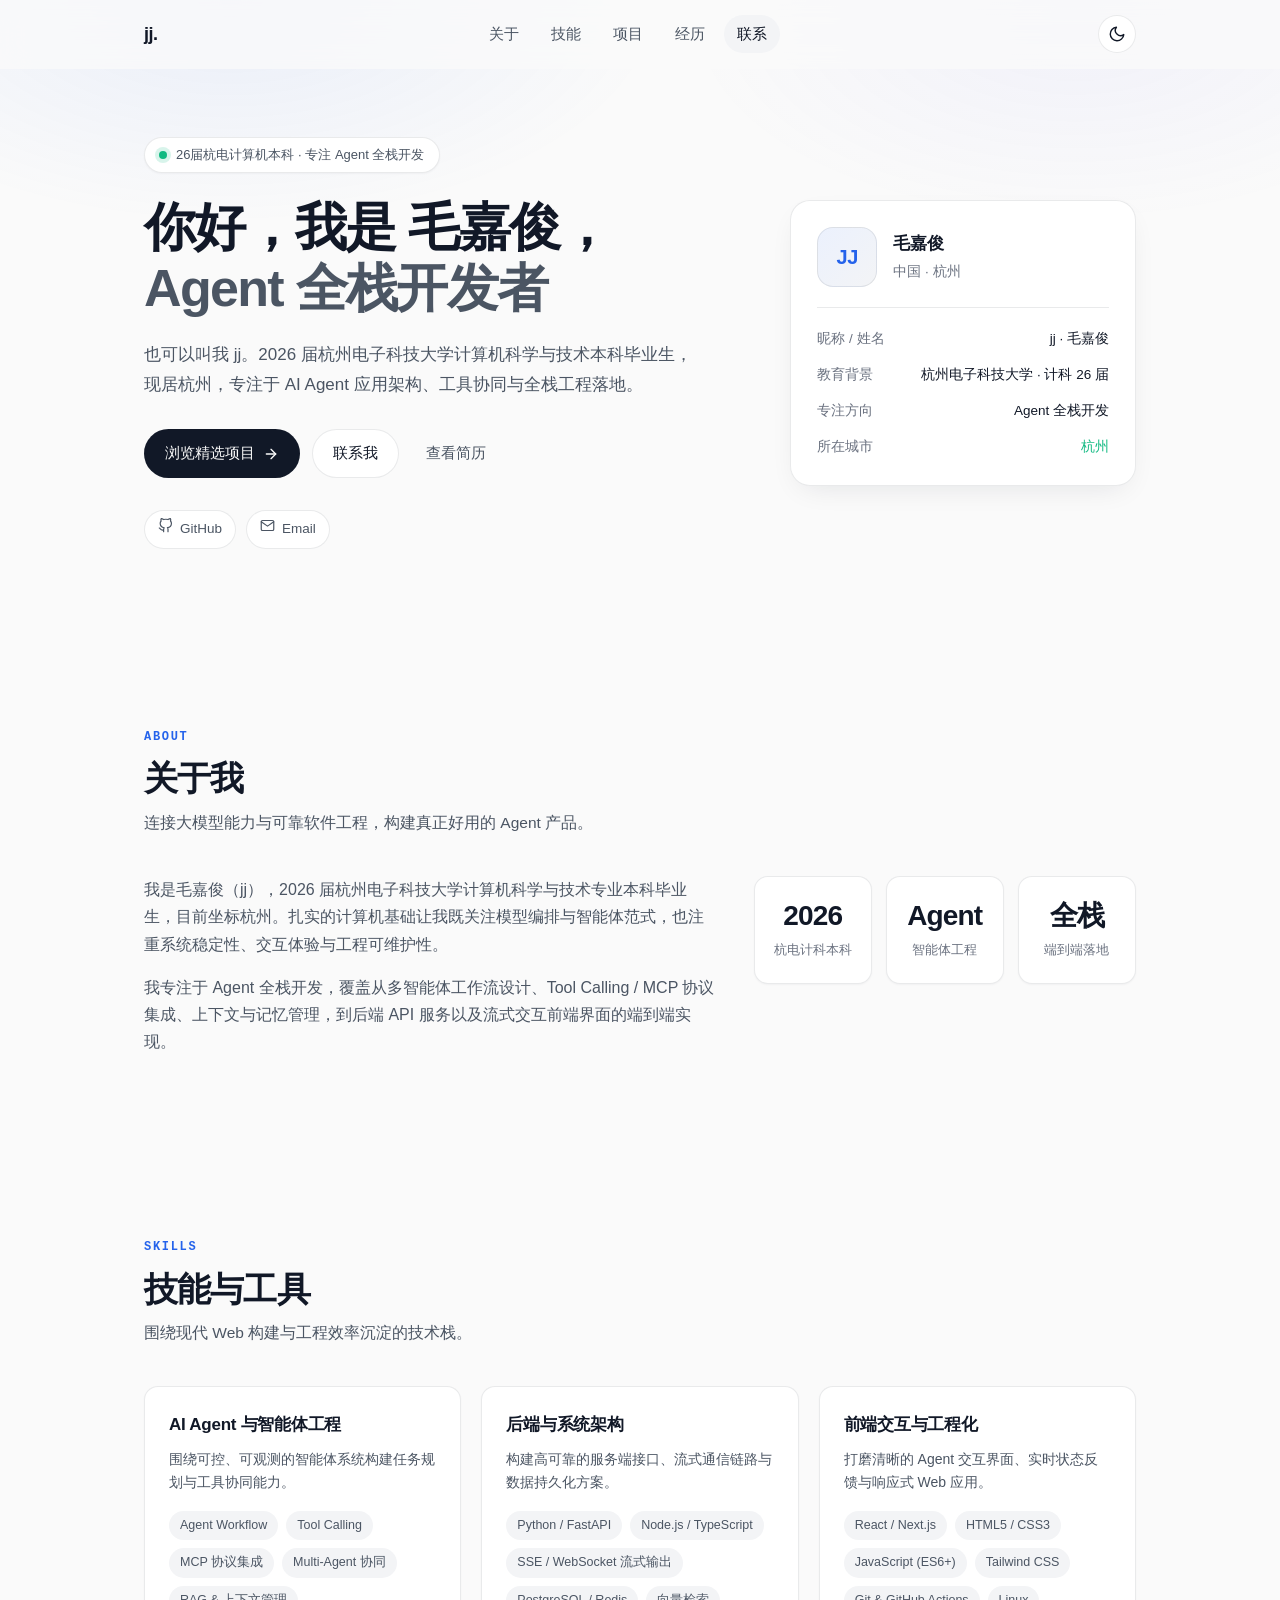
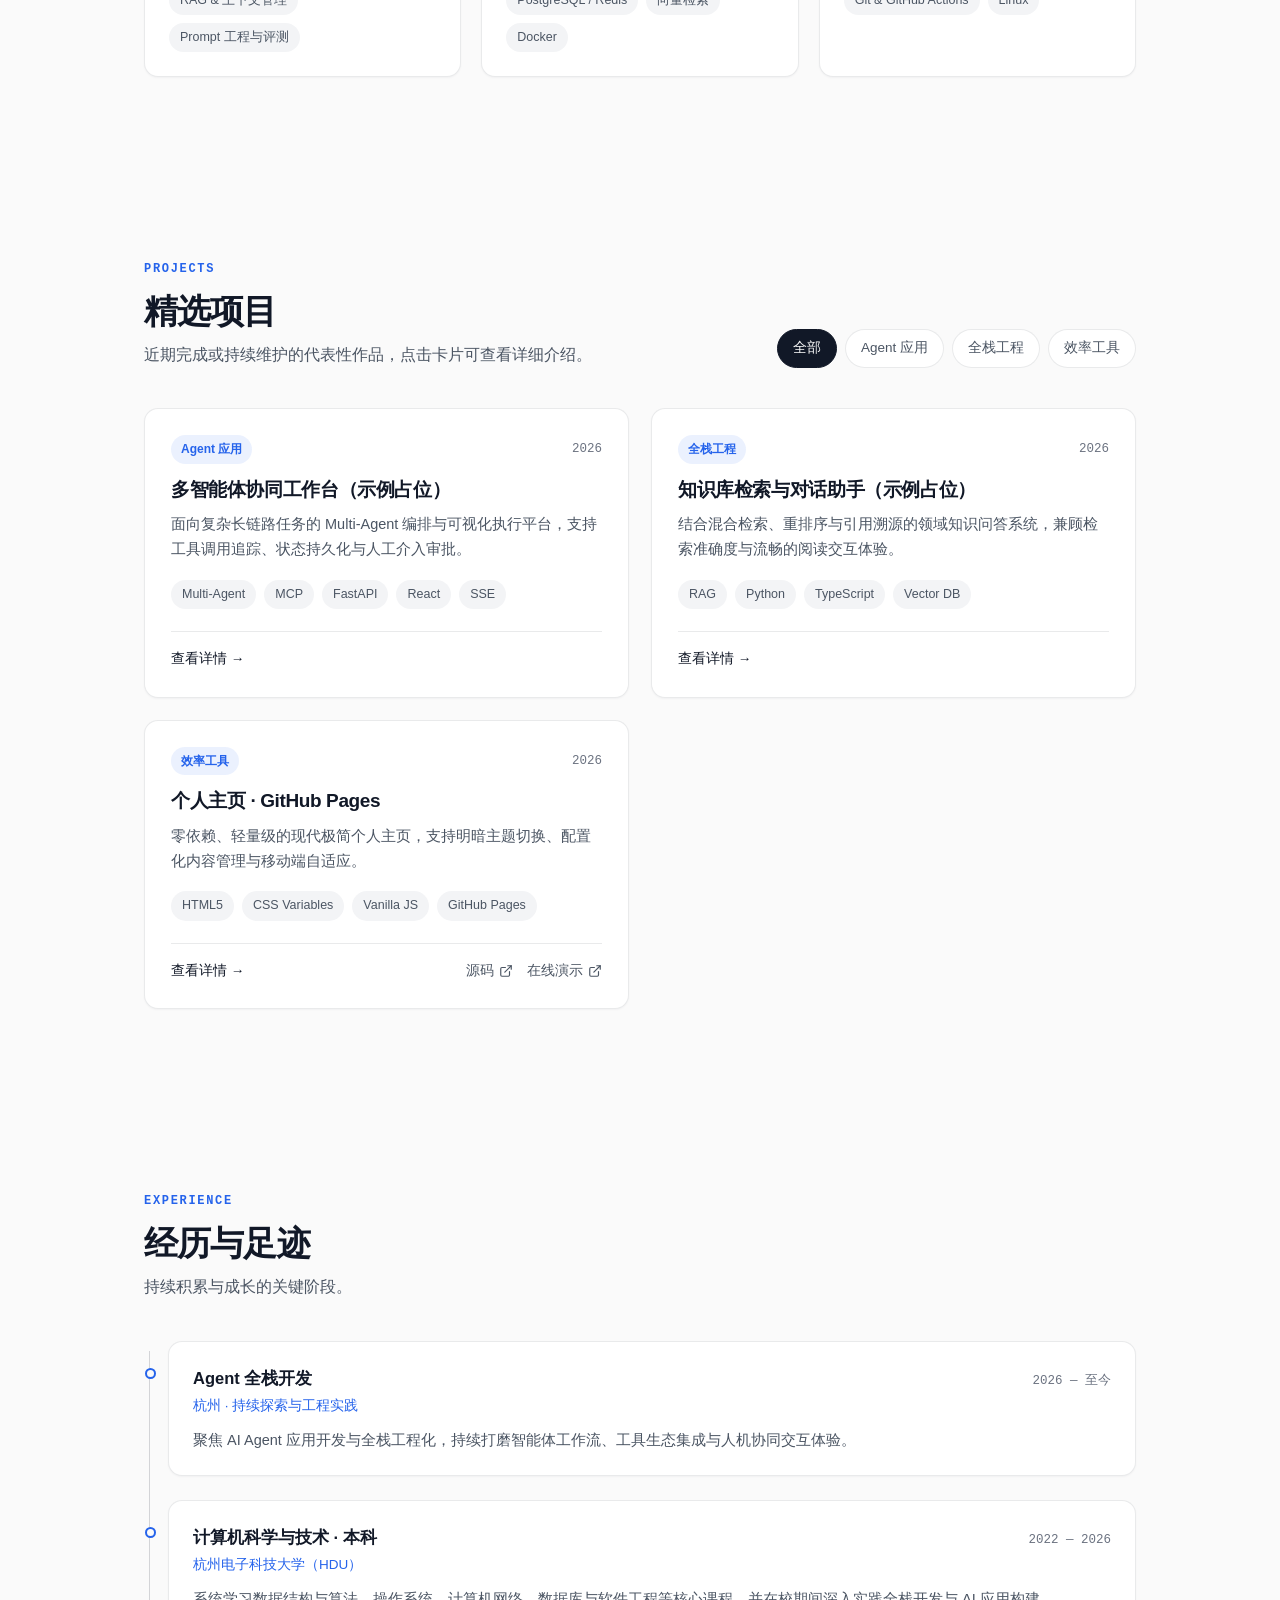
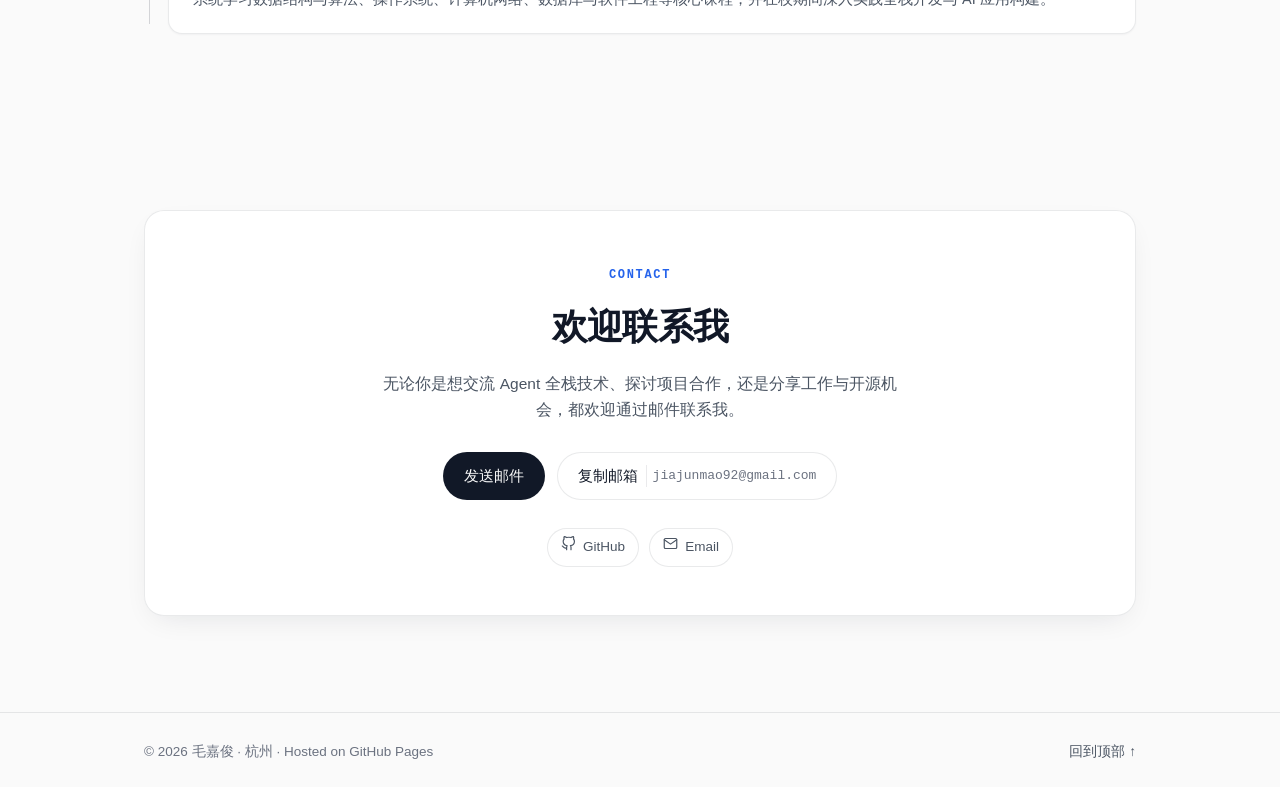
<file: index.html>
<!DOCTYPE html>
<html lang="zh-CN">
<head>
  <meta charset="UTF-8" />
  <meta name="viewport" content="width=device-width, initial-scale=1.0" />
  <title>毛嘉俊 (jj) · Agent 全栈开发</title>
  <meta name="description" content="毛嘉俊（jj）的个人主页：2026届杭州电子科技大学计算机科学与技术本科毕业生，现居杭州，专注 Agent 全栈开发。" />
  <meta property="og:title" content="毛嘉俊 (jj) · Agent 全栈开发" />
  <meta property="og:description" content="2026届杭州电子科技大学计算机科学与技术本科毕业生，现居杭州，专注 Agent 全栈开发。" />
  <meta property="og:type" content="website" />
  <meta name="theme-color" content="#fafafa" media="(prefers-color-scheme: light)" />
  <meta name="theme-color" content="#0b0d12" media="(prefers-color-scheme: dark)" />
  <link
    rel="icon"
    type="image/svg+xml"
    href="data:image/svg+xml,%3Csvg xmlns='http://www.w3.org/2000/svg' viewBox='0 0 64 64'%3E%3Crect width='64' height='64' rx='16' fill='%23111827'/%3E%3Cpath d='M20 44L32 18L44 44' stroke='%23ffffff' stroke-width='5' stroke-linecap='round' stroke-linejoin='round' fill='none'/%3E%3Ccircle cx='32' cy='40' r='3.5' fill='%2360a5fa'/%3E%3C/svg%3E"
  />
  <script>
    (function () {
      try {
        var saved = localStorage.getItem("site-theme");
        var prefersDark = window.matchMedia && window.matchMedia("(prefers-color-scheme: dark)").matches;
        var theme = saved === "dark" || saved === "light" ? saved : (prefersDark ? "dark" : "light");
        document.documentElement.setAttribute("data-theme", theme);
      } catch (e) {
        document.documentElement.setAttribute("data-theme", "light");
      }
    })();
  </script>
  <link rel="stylesheet" href="./assets/css/style.css" />
</head>
<body>
  <a class="skip-link" href="#main-content">跳至主要内容</a>

  <!-- 顶部背景氛围光 -->
  <div class="ambient-glow" aria-hidden="true"></div>

  <!-- 顶部导航栏 -->
  <header class="site-header" id="site-header">
    <div class="container header-inner">
      <a class="brand" href="#top" id="brand-name" aria-label="返回首页">jj.</a>

      <nav class="site-nav" aria-label="主导航">
        <a class="nav-link" href="#about">关于</a>
        <a class="nav-link" href="#skills">技能</a>
        <a class="nav-link" href="#projects">项目</a>
        <a class="nav-link" href="#timeline">经历</a>
        <a class="nav-link" href="#contact">联系</a>
      </nav>

      <div class="header-actions">
        <button
          type="button"
          class="icon-btn"
          id="theme-toggle"
          aria-label="切换明暗主题"
          title="切换明暗主题"
        >
          <svg class="icon-sun" viewBox="0 0 24 24" width="18" height="18" fill="none" stroke="currentColor" stroke-width="1.9" stroke-linecap="round" stroke-linejoin="round" aria-hidden="true">
            <circle cx="12" cy="12" r="4"></circle>
            <path d="M12 2v2M12 20v2M4.93 4.93l1.41 1.41M17.66 17.66l1.41 1.41M2 12h2M20 12h2M6.34 17.66l-1.41 1.41M19.07 4.93l-1.41 1.41"></path>
          </svg>
          <svg class="icon-moon" viewBox="0 0 24 24" width="18" height="18" fill="none" stroke="currentColor" stroke-width="1.9" stroke-linecap="round" stroke-linejoin="round" aria-hidden="true">
            <path d="M21 12.79A9 9 0 1 1 11.21 3a7 7 0 0 0 9.79 9.79z"></path>
          </svg>
        </button>

        <button
          type="button"
          class="icon-btn mobile-menu-btn"
          id="mobile-menu-toggle"
          aria-label="打开导航菜单"
          aria-expanded="false"
          aria-controls="mobile-nav"
        >
          <svg class="icon-menu" viewBox="0 0 24 24" width="18" height="18" fill="none" stroke="currentColor" stroke-width="1.9" stroke-linecap="round" aria-hidden="true">
            <line x1="4" y1="7" x2="20" y2="7"></line>
            <line x1="4" y1="12" x2="20" y2="12"></line>
            <line x1="4" y1="17" x2="20" y2="17"></line>
          </svg>
          <svg class="icon-close" viewBox="0 0 24 24" width="18" height="18" fill="none" stroke="currentColor" stroke-width="1.9" stroke-linecap="round" aria-hidden="true">
            <line x1="6" y1="6" x2="18" y2="18"></line>
            <line x1="18" y1="6" x2="6" y2="18"></line>
          </svg>
        </button>
      </div>
    </div>

    <!-- 移动端折叠菜单 -->
    <nav class="mobile-nav" id="mobile-nav" aria-label="移动端导航" hidden>
      <div class="container mobile-nav-inner">
        <a class="mobile-nav-link" href="#about">关于</a>
        <a class="mobile-nav-link" href="#skills">技能</a>
        <a class="mobile-nav-link" href="#projects">项目</a>
        <a class="mobile-nav-link" href="#timeline">经历</a>
        <a class="mobile-nav-link" href="#contact">联系</a>
      </div>
    </nav>
  </header>

  <main id="main-content">
    <!-- Hero 首屏区 -->
    <section class="hero section" id="top">
      <div class="container hero-grid">
        <div class="hero-content reveal">
          <div class="status-pill" id="hero-badge">
            <span class="status-dot" aria-hidden="true"></span>
            <span id="hero-badge-text">26届杭电计算机本科 · 专注 Agent 全栈开发</span>
          </div>

          <h1 class="hero-title">
            <span id="hero-prefix">你好，我是</span>
            <span class="hero-name" id="hero-name">毛嘉俊</span>，<br />
            <span class="hero-accent" id="hero-accent">Agent 全栈开发者</span>
          </h1>

          <p class="hero-tagline" id="hero-tagline">
            也可以叫我 jj。2026 届杭州电子科技大学计算机科学与技术本科毕业生，现居杭州，专注于 AI Agent 应用架构、工具协同与全栈工程落地。
          </p>

          <div class="hero-cta">
            <a class="btn btn-primary" href="#projects">
              浏览精选项目
              <svg viewBox="0 0 24 24" width="16" height="16" fill="none" stroke="currentColor" stroke-width="2" stroke-linecap="round" stroke-linejoin="round" aria-hidden="true">
                <line x1="5" y1="12" x2="19" y2="12"></line>
                <polyline points="12 5 19 12 12 19"></polyline>
              </svg>
            </a>
            <a class="btn btn-secondary" href="#contact">联系我</a>
            <a class="btn btn-ghost" id="hero-resume" href="#" target="_blank" rel="noopener noreferrer" hidden>查看简历</a>
          </div>

          <div class="hero-meta">
            <div class="social-row" id="hero-socials" aria-label="社交链接"></div>
          </div>
        </div>

        <aside class="hero-card reveal" aria-label="个人名片">
          <div class="profile-card">
            <div class="profile-card-top">
              <div class="avatar-box" id="profile-avatar" aria-hidden="true">JJ</div>
              <div class="profile-meta">
                <p class="profile-card-name" id="card-name">毛嘉俊</p>
                <p class="profile-card-location" id="card-location">中国 · 杭州</p>
              </div>
            </div>
            <div class="profile-divider"></div>
            <dl class="profile-facts" id="profile-facts"></dl>
          </div>
        </aside>
      </div>
    </section>

    <!-- 关于我 -->
    <section class="section" id="about">
      <div class="container">
        <div class="section-header reveal">
          <span class="section-eyebrow">ABOUT</span>
          <h2 class="section-title" id="about-title">关于我</h2>
          <p class="section-subtitle" id="about-subtitle">用简洁的设计与扎实的工程解决真实问题。</p>
        </div>

        <div class="about-grid">
          <div class="about-text reveal" id="about-paragraphs"></div>
          <div class="stats-grid reveal" id="about-highlights"></div>
        </div>
      </div>
    </section>

    <!-- 技能栈 -->
    <section class="section" id="skills">
      <div class="container">
        <div class="section-header reveal">
          <span class="section-eyebrow">SKILLS</span>
          <h2 class="section-title">技能与工具</h2>
          <p class="section-subtitle">围绕现代 Web 构建与工程效率沉淀的技术栈。</p>
        </div>

        <div class="skills-grid" id="skills-grid"></div>
      </div>
    </section>

    <!-- 精选项目 -->
    <section class="section" id="projects">
      <div class="container">
        <div class="section-header section-header-row reveal">
          <div>
            <span class="section-eyebrow">PROJECTS</span>
            <h2 class="section-title">精选项目</h2>
            <p class="section-subtitle">近期完成或持续维护的代表性作品，点击卡片可查看详细介绍。</p>
          </div>
          <div class="filter-bar" id="project-filters" role="tablist" aria-label="按分类筛选项目"></div>
        </div>

        <div class="projects-grid" id="projects-grid"></div>
      </div>
    </section>

    <!-- 经历 / 里程碑 -->
    <section class="section" id="timeline">
      <div class="container">
        <div class="section-header reveal">
          <span class="section-eyebrow">EXPERIENCE</span>
          <h2 class="section-title">经历与足迹</h2>
          <p class="section-subtitle">持续积累与成长的关键阶段。</p>
        </div>

        <ol class="timeline-list" id="timeline-list"></ol>
      </div>
    </section>

    <!-- 联系我 -->
    <section class="section contact-section" id="contact">
      <div class="container">
        <div class="contact-card reveal">
          <span class="section-eyebrow">CONTACT</span>
          <h2 class="contact-title" id="contact-title">保持联系</h2>
          <p class="contact-desc" id="contact-description">
            如果你对我的项目感兴趣、有合作想法，或者只是想聊聊技术与产品，欢迎随时给我发邮件。
          </p>

          <div class="contact-actions">
            <a class="btn btn-primary" id="contact-mailto" href="mailto:jiajunmao92@gmail.com">
              发送邮件
            </a>
            <button type="button" class="btn btn-secondary" id="copy-email-btn">
              <span id="copy-email-label">复制邮箱</span>
              <code class="email-inline" id="contact-email-text">jiajunmao92@gmail.com</code>
            </button>
          </div>

          <div class="contact-socials" id="contact-socials" aria-label="更多联系方式"></div>
        </div>
      </div>
    </section>
  </main>

  <!-- 页脚 -->
  <footer class="site-footer">
    <div class="container footer-inner">
      <p class="footer-copy">
        © <span id="footer-year">2026</span> <span id="footer-name">毛嘉俊</span> ·
        <span id="footer-note">杭州 · Hosted on GitHub Pages</span>
      </p>
      <a class="back-to-top" href="#top" aria-label="回到页面顶部">
        回到顶部 ↑
      </a>
    </div>
  </footer>

  <!-- 项目详情弹窗 -->
  <div class="modal-backdrop" id="project-modal" hidden aria-hidden="true">
    <div class="modal-dialog" role="dialog" aria-modal="true" aria-labelledby="modal-title">
      <div class="modal-header">
        <div>
          <span class="modal-meta" id="modal-meta"></span>
          <h3 class="modal-title" id="modal-title"></h3>
        </div>
        <button type="button" class="icon-btn" id="modal-close" aria-label="关闭弹窗">
          <svg viewBox="0 0 24 24" width="18" height="18" fill="none" stroke="currentColor" stroke-width="2" stroke-linecap="round" aria-hidden="true">
            <line x1="6" y1="6" x2="18" y2="18"></line>
            <line x1="18" y1="6" x2="6" y2="18"></line>
          </svg>
        </button>
      </div>
      <div class="modal-body">
        <p class="modal-description" id="modal-description"></p>
        <div class="modal-section" id="modal-highlights-wrap">
          <h4 class="modal-section-title">核心亮点</h4>
          <ul class="modal-highlights" id="modal-highlights"></ul>
        </div>
        <div class="modal-tags" id="modal-tags"></div>
      </div>
      <div class="modal-footer" id="modal-actions"></div>
    </div>
  </div>

  <!-- 轻提示 Toast -->
  <div class="toast" id="toast" role="status" aria-live="polite" hidden></div>

  <script src="./assets/js/site-data.js"></script>
  <script src="./assets/js/main.js"></script>
</body>
</html>
</file>
<file: assets/css/style.css>
/* ==========================================================================
   Modern Minimalist Personal Portfolio Stylesheet
   Zero dependencies · Native Light/Dark Theme · Responsive
   ========================================================================== */

:root {
  --bg: #fafafa;
  --bg-elevated: #ffffff;
  --bg-subtle: #f3f4f6;
  --text: #111827;
  --text-secondary: #4b5563;
  --text-muted: #6b7280;
  --border: rgba(17, 24, 39, 0.09);
  --border-strong: rgba(17, 24, 39, 0.16);
  --accent: #2563eb;
  --accent-hover: #1d4ed8;
  --accent-soft: rgba(37, 99, 235, 0.09);
  --success: #10b981;
  --header-bg: rgba(250, 250, 250, 0.78);
  --shadow-sm: 0 1px 2px rgba(15, 23, 42, 0.04);
  --shadow-md: 0 10px 30px -12px rgba(15, 23, 42, 0.12);
  --shadow-lg: 0 24px 50px -16px rgba(15, 23, 42, 0.2);
  --glow-1: rgba(37, 99, 235, 0.08);
  --glow-2: rgba(99, 102, 241, 0.06);

  --radius-sm: 8px;
  --radius-md: 14px;
  --radius-lg: 20px;
  --radius-full: 9999px;

  --container-max: 1040px;
  --header-height: 68px;

  --font-sans: "Inter", -apple-system, BlinkMacSystemFont, "PingFang SC",
    "Hiragino Sans GB", "Microsoft YaHei", "Noto Sans SC", "Segoe UI", Roboto,
    sans-serif;
  --font-mono: ui-monospace, SFMono-Regular, "JetBrains Mono", Menlo, Monaco,
    Consolas, monospace;

  --ease: cubic-bezier(0.22, 1, 0.36, 1);
}

[data-theme="dark"] {
  --bg: #0b0d12;
  --bg-elevated: #12161f;
  --bg-subtle: #191f2c;
  --text: #f3f4f6;
  --text-secondary: #a1a8b8;
  --text-muted: #7b8396;
  --border: rgba(255, 255, 255, 0.09);
  --border-strong: rgba(255, 255, 255, 0.18);
  --accent: #60a5fa;
  --accent-hover: #93c5fd;
  --accent-soft: rgba(96, 165, 250, 0.14);
  --success: #34d399;
  --header-bg: rgba(11, 13, 18, 0.78);
  --shadow-sm: 0 1px 2px rgba(0, 0, 0, 0.3);
  --shadow-md: 0 12px 32px -12px rgba(0, 0, 0, 0.55);
  --shadow-lg: 0 28px 60px -16px rgba(0, 0, 0, 0.72);
  --glow-1: rgba(96, 165, 250, 0.11);
  --glow-2: rgba(129, 140, 248, 0.08);
}

/* Base Reset */
*,
*::before,
*::after {
  box-sizing: border-box;
}

html {
  scroll-behavior: smooth;
  -webkit-text-size-adjust: 100%;
}

body {
  margin: 0;
  font-family: var(--font-sans);
  font-size: 16px;
  line-height: 1.7;
  color: var(--text);
  background-color: var(--bg);
  transition: background-color 0.25s var(--ease), color 0.25s var(--ease);
  overflow-x: hidden;
}

a {
  color: inherit;
  text-decoration: none;
}

button {
  font: inherit;
  color: inherit;
  cursor: pointer;
}

img {
  max-width: 100%;
  display: block;
}

ul,
ol {
  margin: 0;
  padding: 0;
}

h1,
h2,
h3,
h4,
p {
  margin: 0;
}

:focus-visible {
  outline: 2px solid var(--accent);
  outline-offset: 3px;
  border-radius: 6px;
}

/* Accessibility Skip Link */
.skip-link {
  position: fixed;
  top: -100px;
  left: 16px;
  z-index: 200;
  padding: 10px 16px;
  background: var(--text);
  color: var(--bg);
  border-radius: var(--radius-sm);
  font-size: 14px;
  font-weight: 500;
  transition: top 0.2s ease;
}

.skip-link:focus {
  top: 16px;
}

/* Ambient Glow */
.ambient-glow {
  position: fixed;
  inset: 0 0 auto 0;
  height: 520px;
  pointer-events: none;
  z-index: -1;
  background:
    radial-gradient(620px 320px at 18% 0%, var(--glow-1), transparent 70%),
    radial-gradient(540px 280px at 84% 4%, var(--glow-2), transparent 72%);
}

/* Container & Layout */
.container {
  width: 100%;
  max-width: var(--container-max);
  margin: 0 auto;
  padding: 0 24px;
}

.section {
  padding: 88px 0;
  scroll-margin-top: calc(var(--header-height) + 12px);
}

.section-header {
  margin-bottom: 40px;
}

.section-header-row {
  display: flex;
  align-items: flex-end;
  justify-content: space-between;
  gap: 24px;
  flex-wrap: wrap;
}

.section-eyebrow {
  display: inline-block;
  font-family: var(--font-mono);
  font-size: 12px;
  font-weight: 600;
  letter-spacing: 0.14em;
  color: var(--accent);
  margin-bottom: 10px;
}

.section-title {
  font-size: clamp(26px, 3.2vw, 34px);
  font-weight: 700;
  letter-spacing: -0.025em;
  line-height: 1.25;
}

.section-subtitle {
  margin-top: 10px;
  color: var(--text-secondary);
  max-width: 580px;
  font-size: 15.5px;
}

/* ==========================================================================
   Header & Navigation
   ========================================================================== */

.site-header {
  position: sticky;
  top: 0;
  z-index: 100;
  background: var(--header-bg);
  backdrop-filter: blur(14px);
  -webkit-backdrop-filter: blur(14px);
  border-bottom: 1px solid transparent;
  transition: border-color 0.25s ease, background-color 0.25s ease;
}

.site-header.is-scrolled {
  border-bottom-color: var(--border);
}

.header-inner {
  height: var(--header-height);
  display: flex;
  align-items: center;
  justify-content: space-between;
  gap: 24px;
}

.brand {
  font-size: 18px;
  font-weight: 700;
  letter-spacing: -0.03em;
  transition: opacity 0.2s ease;
}

.brand:hover {
  opacity: 0.78;
}

.site-nav {
  display: flex;
  align-items: center;
  gap: 6px;
}

.nav-link {
  padding: 7px 13px;
  font-size: 14.5px;
  font-weight: 500;
  color: var(--text-secondary);
  border-radius: var(--radius-full);
  transition: color 0.2s ease, background-color 0.2s ease;
}

.nav-link:hover,
.nav-link.is-active {
  color: var(--text);
  background: var(--bg-subtle);
}

.header-actions {
  display: flex;
  align-items: center;
  gap: 8px;
}

.icon-btn {
  width: 38px;
  height: 38px;
  display: inline-flex;
  align-items: center;
  justify-content: center;
  border-radius: var(--radius-full);
  border: 1px solid var(--border);
  background: var(--bg-elevated);
  color: var(--text);
  transition: border-color 0.2s ease, background-color 0.2s ease, transform 0.2s var(--ease);
}

.icon-btn:hover {
  border-color: var(--border-strong);
  transform: translateY(-1px);
}

/* Theme Icon Visibility */
.icon-sun {
  display: none;
}
.icon-moon {
  display: block;
}

[data-theme="dark"] .icon-sun {
  display: block;
}
[data-theme="dark"] .icon-moon {
  display: none;
}

.mobile-menu-btn {
  display: none;
}

.mobile-menu-btn .icon-close {
  display: none;
}

.mobile-menu-btn[aria-expanded="true"] .icon-menu {
  display: none;
}

.mobile-menu-btn[aria-expanded="true"] .icon-close {
  display: block;
}

.mobile-nav {
  border-top: 1px solid var(--border);
  background: var(--bg-elevated);
}

.mobile-nav-inner {
  display: flex;
  flex-direction: column;
  padding-top: 10px;
  padding-bottom: 16px;
  gap: 4px;
}

.mobile-nav-link {
  padding: 11px 12px;
  border-radius: var(--radius-sm);
  font-size: 15px;
  font-weight: 500;
  color: var(--text-secondary);
}

.mobile-nav-link:hover {
  background: var(--bg-subtle);
  color: var(--text);
}

/* ==========================================================================
   Buttons
   ========================================================================== */

.btn {
  display: inline-flex;
  align-items: center;
  justify-content: center;
  gap: 8px;
  padding: 11px 20px;
  border-radius: var(--radius-full);
  font-size: 14.5px;
  font-weight: 500;
  border: 1px solid transparent;
  transition: background-color 0.2s ease, color 0.2s ease, border-color 0.2s ease, transform 0.2s var(--ease), box-shadow 0.2s ease;
}

.btn:hover {
  transform: translateY(-1px);
}

.btn-primary {
  background: var(--text);
  color: var(--bg);
}

.btn-primary:hover {
  opacity: 0.9;
  box-shadow: var(--shadow-md);
}

.btn-secondary {
  background: var(--bg-elevated);
  border-color: var(--border);
  color: var(--text);
}

.btn-secondary:hover {
  border-color: var(--border-strong);
  background: var(--bg-subtle);
}

.btn-ghost {
  background: transparent;
  color: var(--text-secondary);
  padding-left: 14px;
  padding-right: 14px;
}

.btn-ghost:hover {
  color: var(--text);
  background: var(--bg-subtle);
}

/* ==========================================================================
   Hero Section
   ========================================================================== */

.hero {
  padding-top: 68px;
  padding-bottom: 84px;
}

.hero-grid {
  display: grid;
  grid-template-columns: minmax(0, 1.35fr) minmax(260px, 0.78fr);
  align-items: center;
  gap: 48px;
}

.status-pill {
  display: inline-flex;
  align-items: center;
  gap: 9px;
  padding: 6px 14px;
  border-radius: var(--radius-full);
  border: 1px solid var(--border);
  background: var(--bg-elevated);
  font-size: 13px;
  color: var(--text-secondary);
  box-shadow: var(--shadow-sm);
  margin-bottom: 24px;
}

.status-dot {
  width: 8px;
  height: 8px;
  border-radius: 50%;
  background: var(--success);
  box-shadow: 0 0 0 4px rgba(16, 185, 129, 0.16);
}

.hero-title {
  font-size: clamp(34px, 5vw, 52px);
  font-weight: 750;
  line-height: 1.18;
  letter-spacing: -0.032em;
}

.hero-accent {
  color: var(--text-secondary);
}

.hero-tagline {
  margin-top: 20px;
  font-size: 17px;
  line-height: 1.75;
  color: var(--text-secondary);
  max-width: 560px;
}

.hero-cta {
  margin-top: 30px;
  display: flex;
  flex-wrap: wrap;
  align-items: center;
  gap: 12px;
}

.hero-meta {
  margin-top: 32px;
}

.social-row {
  display: flex;
  flex-wrap: wrap;
  align-items: center;
  gap: 10px;
}

.social-chip {
  display: inline-flex;
  align-items: center;
  gap: 7px;
  padding: 7px 13px;
  border-radius: var(--radius-full);
  border: 1px solid var(--border);
  background: var(--bg-elevated);
  font-size: 13.5px;
  color: var(--text-secondary);
  transition: color 0.2s ease, border-color 0.2s ease, transform 0.2s var(--ease);
}

.social-chip:hover {
  color: var(--text);
  border-color: var(--border-strong);
  transform: translateY(-1px);
}

/* Profile Card */
.profile-card {
  background: var(--bg-elevated);
  border: 1px solid var(--border);
  border-radius: var(--radius-lg);
  padding: 26px;
  box-shadow: var(--shadow-md);
}

.profile-card-top {
  display: flex;
  align-items: center;
  gap: 16px;
}

.avatar-box {
  width: 60px;
  height: 60px;
  border-radius: 16px;
  background: linear-gradient(135deg, var(--accent-soft), var(--bg-subtle));
  border: 1px solid var(--border);
  display: flex;
  align-items: center;
  justify-content: center;
  font-weight: 700;
  font-size: 20px;
  letter-spacing: -0.02em;
  color: var(--accent);
  overflow: hidden;
  flex-shrink: 0;
}

.avatar-box img {
  width: 100%;
  height: 100%;
  object-fit: cover;
}

.profile-card-name {
  font-size: 17px;
  font-weight: 650;
  letter-spacing: -0.01em;
}

.profile-card-location {
  font-size: 13.5px;
  color: var(--text-muted);
  margin-top: 2px;
}

.profile-divider {
  height: 1px;
  background: var(--border);
  margin: 20px 0;
}

.profile-facts {
  margin: 0;
  display: flex;
  flex-direction: column;
  gap: 13px;
}

.fact-row {
  display: flex;
  align-items: center;
  justify-content: space-between;
  gap: 12px;
  font-size: 13.5px;
}

.fact-row dt {
  color: var(--text-muted);
}

.fact-row dd {
  margin: 0;
  font-weight: 500;
  color: var(--text);
  text-align: right;
}

.fact-available {
  color: var(--success) !important;
}

/* ==========================================================================
   About Section
   ========================================================================== */

.about-grid {
  display: grid;
  grid-template-columns: minmax(0, 1.35fr) minmax(0, 0.9fr);
  gap: 36px;
  align-items: start;
}

.about-text {
  display: flex;
  flex-direction: column;
  gap: 16px;
  font-size: 16px;
  color: var(--text-secondary);
}

.stats-grid {
  display: grid;
  grid-template-columns: repeat(3, 1fr);
  gap: 14px;
}

.stat-card {
  background: var(--bg-elevated);
  border: 1px solid var(--border);
  border-radius: var(--radius-md);
  padding: 22px 16px;
  text-align: center;
  box-shadow: var(--shadow-sm);
}

.stat-value {
  font-size: 28px;
  font-weight: 700;
  letter-spacing: -0.03em;
  line-height: 1.2;
}

.stat-label {
  margin-top: 6px;
  font-size: 13px;
  color: var(--text-muted);
}

/* ==========================================================================
   Skills Section
   ========================================================================== */

.skills-grid {
  display: grid;
  grid-template-columns: repeat(3, minmax(0, 1fr));
  gap: 20px;
}

.skill-card {
  background: var(--bg-elevated);
  border: 1px solid var(--border);
  border-radius: var(--radius-md);
  padding: 24px;
  box-shadow: var(--shadow-sm);
  transition: transform 0.25s var(--ease), border-color 0.25s ease, box-shadow 0.25s ease;
}

.skill-card:hover {
  transform: translateY(-3px);
  border-color: var(--border-strong);
  box-shadow: var(--shadow-md);
}

.skill-card-title {
  font-size: 17px;
  font-weight: 650;
  letter-spacing: -0.015em;
}

.skill-card-desc {
  margin-top: 8px;
  font-size: 14px;
  color: var(--text-secondary);
  line-height: 1.6;
}

.tag-list {
  display: flex;
  flex-wrap: wrap;
  gap: 8px;
  margin-top: 18px;
}

.tag {
  display: inline-flex;
  align-items: center;
  padding: 4px 11px;
  border-radius: var(--radius-full);
  background: var(--bg-subtle);
  color: var(--text-secondary);
  font-size: 12.5px;
  font-weight: 500;
}

/* ==========================================================================
   Projects Section
   ========================================================================== */

.filter-bar {
  display: flex;
  flex-wrap: wrap;
  gap: 8px;
}

.filter-btn {
  padding: 7px 15px;
  border-radius: var(--radius-full);
  border: 1px solid var(--border);
  background: var(--bg-elevated);
  color: var(--text-secondary);
  font-size: 13.5px;
  font-weight: 500;
  transition: all 0.2s ease;
}

.filter-btn:hover {
  color: var(--text);
  border-color: var(--border-strong);
}

.filter-btn.is-active {
  background: var(--text);
  color: var(--bg);
  border-color: var(--text);
}

.projects-grid {
  display: grid;
  grid-template-columns: repeat(2, minmax(0, 1fr));
  gap: 22px;
}

.project-card {
  display: flex;
  flex-direction: column;
  background: var(--bg-elevated);
  border: 1px solid var(--border);
  border-radius: var(--radius-md);
  padding: 26px;
  box-shadow: var(--shadow-sm);
  transition: transform 0.25s var(--ease), border-color 0.25s ease, box-shadow 0.25s ease;
}

.project-card:hover {
  transform: translateY(-4px);
  border-color: var(--border-strong);
  box-shadow: var(--shadow-md);
}

.project-card-head {
  display: flex;
  align-items: center;
  justify-content: space-between;
  gap: 12px;
  margin-bottom: 14px;
}

.project-category {
  font-size: 12px;
  font-weight: 600;
  color: var(--accent);
  background: var(--accent-soft);
  padding: 4px 10px;
  border-radius: var(--radius-full);
}

.project-year {
  font-family: var(--font-mono);
  font-size: 12.5px;
  color: var(--text-muted);
}

.project-title {
  font-size: 19px;
  font-weight: 650;
  letter-spacing: -0.02em;
  line-height: 1.3;
}

.project-summary {
  margin-top: 10px;
  font-size: 14.5px;
  color: var(--text-secondary);
  flex: 1;
}

.project-footer {
  margin-top: 22px;
  padding-top: 16px;
  border-top: 1px solid var(--border);
  display: flex;
  align-items: center;
  justify-content: space-between;
  gap: 12px;
  flex-wrap: wrap;
}

.project-links {
  display: flex;
  align-items: center;
  gap: 14px;
}

.text-link {
  display: inline-flex;
  align-items: center;
  gap: 5px;
  font-size: 13.5px;
  font-weight: 500;
  color: var(--text-secondary);
  background: none;
  border: none;
  padding: 0;
  transition: color 0.2s ease;
}

.text-link:hover {
  color: var(--accent);
}

.text-link-primary {
  color: var(--text);
}

/* ==========================================================================
   Timeline Section
   ========================================================================== */

.timeline-list {
  list-style: none;
  position: relative;
  display: flex;
  flex-direction: column;
  gap: 24px;
  padding-left: 24px;
}

.timeline-list::before {
  content: "";
  position: absolute;
  top: 10px;
  bottom: 10px;
  left: 5px;
  width: 1px;
  background: var(--border-strong);
}

.timeline-item {
  position: relative;
  background: var(--bg-elevated);
  border: 1px solid var(--border);
  border-radius: var(--radius-md);
  padding: 22px 24px;
  box-shadow: var(--shadow-sm);
}

.timeline-item::before {
  content: "";
  position: absolute;
  left: -24px;
  top: 26px;
  width: 11px;
  height: 11px;
  border-radius: 50%;
  background: var(--bg);
  border: 2px solid var(--accent);
}

.timeline-head {
  display: flex;
  align-items: baseline;
  justify-content: space-between;
  gap: 12px;
  flex-wrap: wrap;
}

.timeline-role {
  font-size: 16.5px;
  font-weight: 650;
}

.timeline-period {
  font-family: var(--font-mono);
  font-size: 12.5px;
  color: var(--text-muted);
}

.timeline-org {
  margin-top: 3px;
  font-size: 13.5px;
  color: var(--accent);
  font-weight: 500;
}

.timeline-desc {
  margin-top: 10px;
  font-size: 14.5px;
  color: var(--text-secondary);
}

/* ==========================================================================
   Contact Section
   ========================================================================== */

.contact-section {
  padding-bottom: 96px;
}

.contact-card {
  background: var(--bg-elevated);
  border: 1px solid var(--border);
  border-radius: var(--radius-lg);
  padding: 48px 40px;
  text-align: center;
  box-shadow: var(--shadow-md);
}

.contact-title {
  font-size: clamp(26px, 3.6vw, 36px);
  font-weight: 700;
  letter-spacing: -0.025em;
}

.contact-desc {
  margin: 14px auto 0;
  max-width: 540px;
  color: var(--text-secondary);
  font-size: 15.5px;
}

.contact-actions {
  margin-top: 28px;
  display: flex;
  align-items: center;
  justify-content: center;
  flex-wrap: wrap;
  gap: 12px;
}

.email-inline {
  font-family: var(--font-mono);
  font-size: 13px;
  color: var(--text-muted);
  padding-left: 6px;
  border-left: 1px solid var(--border);
}

.contact-socials {
  margin-top: 28px;
  display: flex;
  align-items: center;
  justify-content: center;
  flex-wrap: wrap;
  gap: 10px;
}

/* ==========================================================================
   Footer
   ========================================================================== */

.site-footer {
  border-top: 1px solid var(--border);
  padding: 28px 0;
}

.footer-inner {
  display: flex;
  align-items: center;
  justify-content: space-between;
  gap: 16px;
  flex-wrap: wrap;
  font-size: 13.5px;
  color: var(--text-muted);
}

.back-to-top {
  color: var(--text-secondary);
  font-weight: 500;
  transition: color 0.2s ease;
}

.back-to-top:hover {
  color: var(--text);
}

/* ==========================================================================
   Modal & Toast
   ========================================================================== */

.modal-backdrop {
  position: fixed;
  inset: 0;
  z-index: 200;
  background: rgba(9, 11, 16, 0.56);
  backdrop-filter: blur(6px);
  display: flex;
  align-items: center;
  justify-content: center;
  padding: 20px;
}

.modal-backdrop[hidden] {
  display: none;
}

.modal-dialog {
  width: 100%;
  max-width: 580px;
  max-height: 86vh;
  overflow-y: auto;
  background: var(--bg-elevated);
  border: 1px solid var(--border);
  border-radius: var(--radius-lg);
  padding: 28px;
  box-shadow: var(--shadow-lg);
  animation: modalIn 0.22s var(--ease);
}

@keyframes modalIn {
  from {
    opacity: 0;
    transform: translateY(10px) scale(0.98);
  }
  to {
    opacity: 1;
    transform: translateY(0) scale(1);
  }
}

.modal-header {
  display: flex;
  align-items: flex-start;
  justify-content: space-between;
  gap: 16px;
}

.modal-meta {
  font-family: var(--font-mono);
  font-size: 12.5px;
  color: var(--accent);
}

.modal-title {
  margin-top: 4px;
  font-size: 22px;
  font-weight: 700;
  letter-spacing: -0.02em;
}

.modal-body {
  margin-top: 18px;
}

.modal-description {
  font-size: 15px;
  color: var(--text-secondary);
  line-height: 1.75;
}

.modal-section {
  margin-top: 20px;
}

.modal-section-title {
  font-size: 13.5px;
  font-weight: 600;
  color: var(--text);
  margin-bottom: 10px;
}

.modal-highlights {
  list-style: none;
  display: flex;
  flex-direction: column;
  gap: 8px;
}

.modal-highlights li {
  position: relative;
  padding-left: 18px;
  font-size: 14.5px;
  color: var(--text-secondary);
}

.modal-highlights li::before {
  content: "";
  position: absolute;
  left: 0;
  top: 10px;
  width: 6px;
  height: 6px;
  border-radius: 50%;
  background: var(--accent);
}

.modal-tags {
  display: flex;
  flex-wrap: wrap;
  gap: 8px;
  margin-top: 20px;
}

.modal-footer {
  margin-top: 24px;
  padding-top: 18px;
  border-top: 1px solid var(--border);
  display: flex;
  flex-wrap: wrap;
  gap: 10px;
}

.toast {
  position: fixed;
  left: 50%;
  bottom: 28px;
  transform: translateX(-50%);
  z-index: 300;
  padding: 11px 18px;
  border-radius: var(--radius-full);
  background: var(--text);
  color: var(--bg);
  font-size: 14px;
  font-weight: 500;
  box-shadow: var(--shadow-lg);
}

/* ==========================================================================
   404 Page
   ========================================================================== */

.not-found-page {
  min-height: 100vh;
  display: flex;
  align-items: center;
  justify-content: center;
  padding: 24px;
}

.not-found-card {
  max-width: 460px;
  width: 100%;
  text-align: center;
  background: var(--bg-elevated);
  border: 1px solid var(--border);
  border-radius: var(--radius-lg);
  padding: 44px 32px;
  box-shadow: var(--shadow-md);
}

.not-found-title {
  font-size: 32px;
  font-weight: 700;
  letter-spacing: -0.025em;
}

.not-found-desc {
  margin: 12px 0 26px;
  color: var(--text-secondary);
  font-size: 15px;
}

/* ==========================================================================
   Reveal Animation
   ========================================================================== */

.reveal {
  opacity: 0;
  transform: translateY(16px);
  transition: opacity 0.6s var(--ease), transform 0.6s var(--ease);
}

.reveal.is-visible {
  opacity: 1;
  transform: translateY(0);
}

/* ==========================================================================
   Responsive Breakpoints
   ========================================================================== */

@media (max-width: 900px) {
  .hero-grid,
  .about-grid {
    grid-template-columns: 1fr;
    gap: 32px;
  }

  .skills-grid {
    grid-template-columns: repeat(2, minmax(0, 1fr));
  }
}

@media (max-width: 680px) {
  .section {
    padding: 64px 0;
  }

  .hero {
    padding-top: 44px;
    padding-bottom: 60px;
  }

  .site-nav {
    display: none;
  }

  .mobile-menu-btn {
    display: inline-flex;
  }

  .skills-grid,
  .projects-grid {
    grid-template-columns: 1fr;
  }

  .stats-grid {
    grid-template-columns: repeat(3, 1fr);
    gap: 10px;
  }

  .stat-card {
    padding: 16px 10px;
  }

  .stat-value {
    font-size: 22px;
  }

  .contact-card {
    padding: 36px 22px;
  }

  .email-inline {
    display: none;
  }
}

@media (prefers-reduced-motion: reduce) {
  html {
    scroll-behavior: auto;
  }

  .reveal,
  .btn,
  .skill-card,
  .project-card,
  .modal-dialog {
    transition: none;
    animation: none;
    opacity: 1;
    transform: none;
  }
}
</file>
